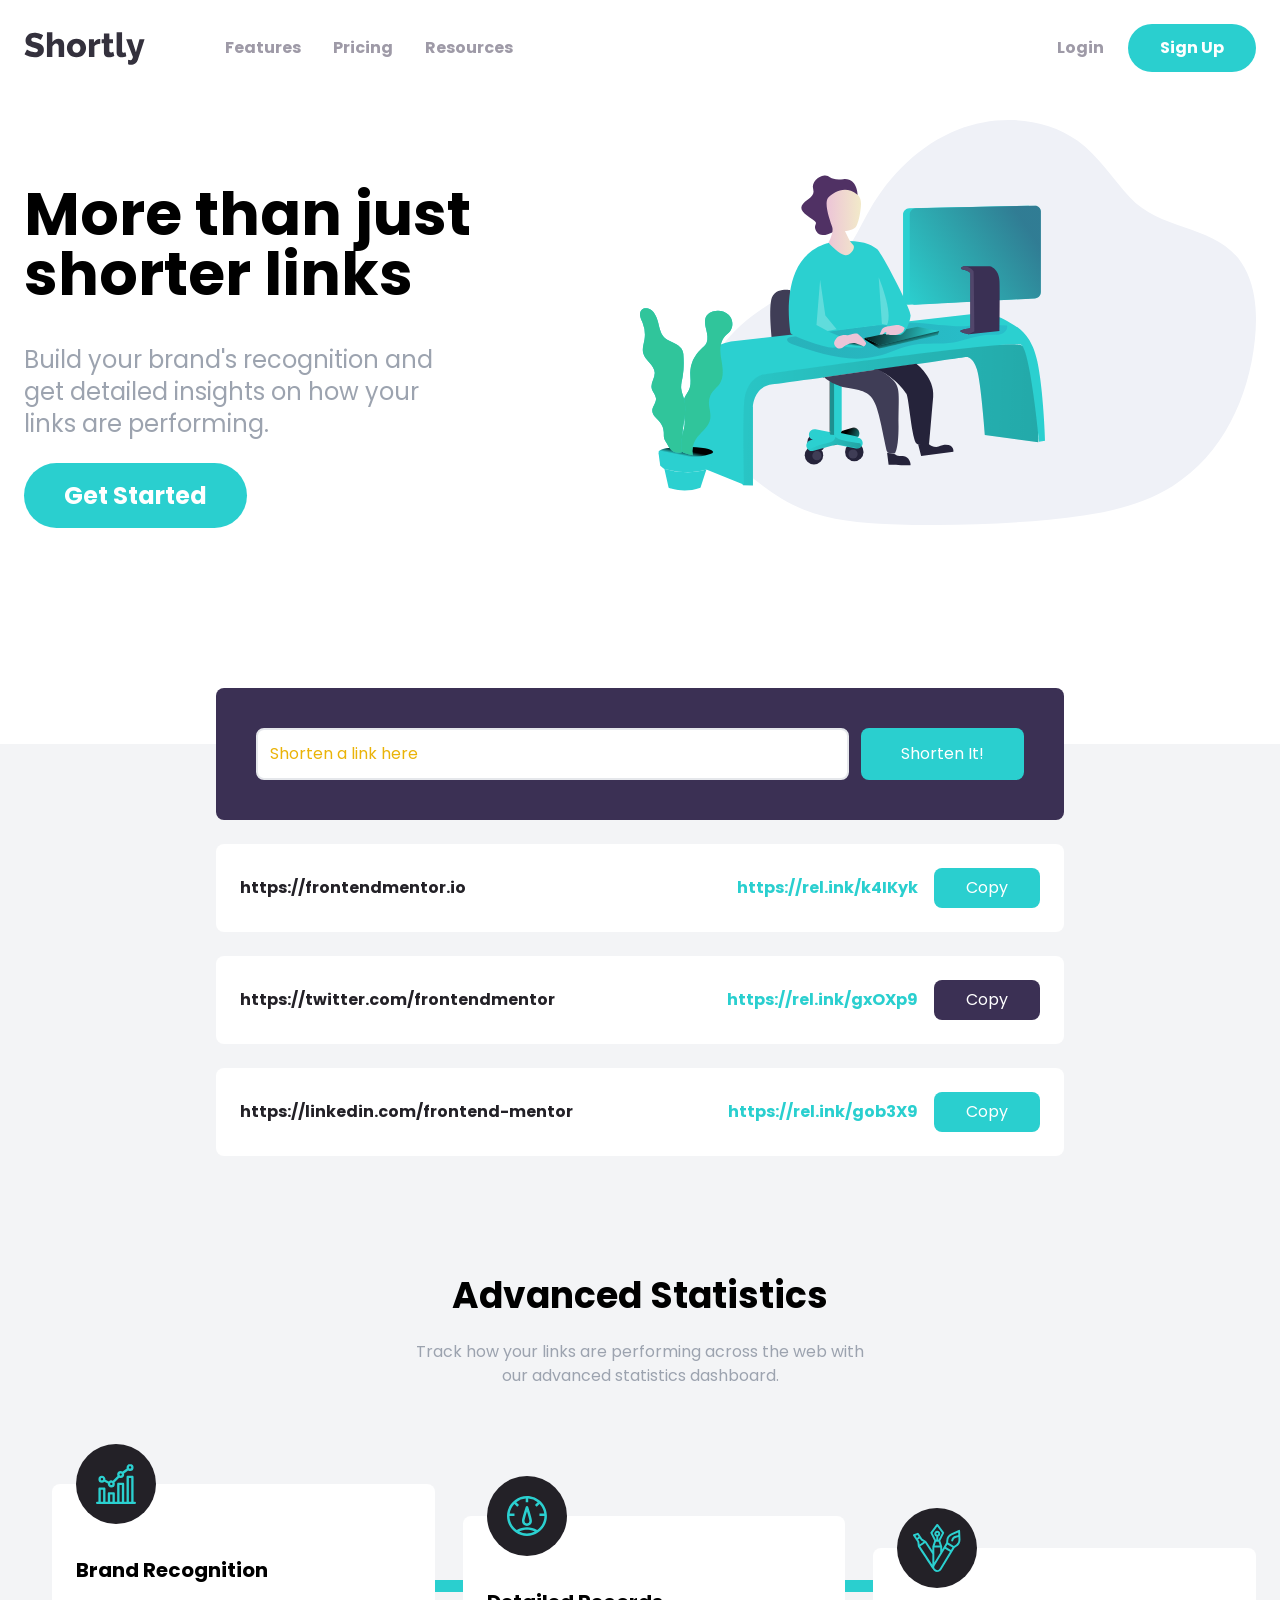
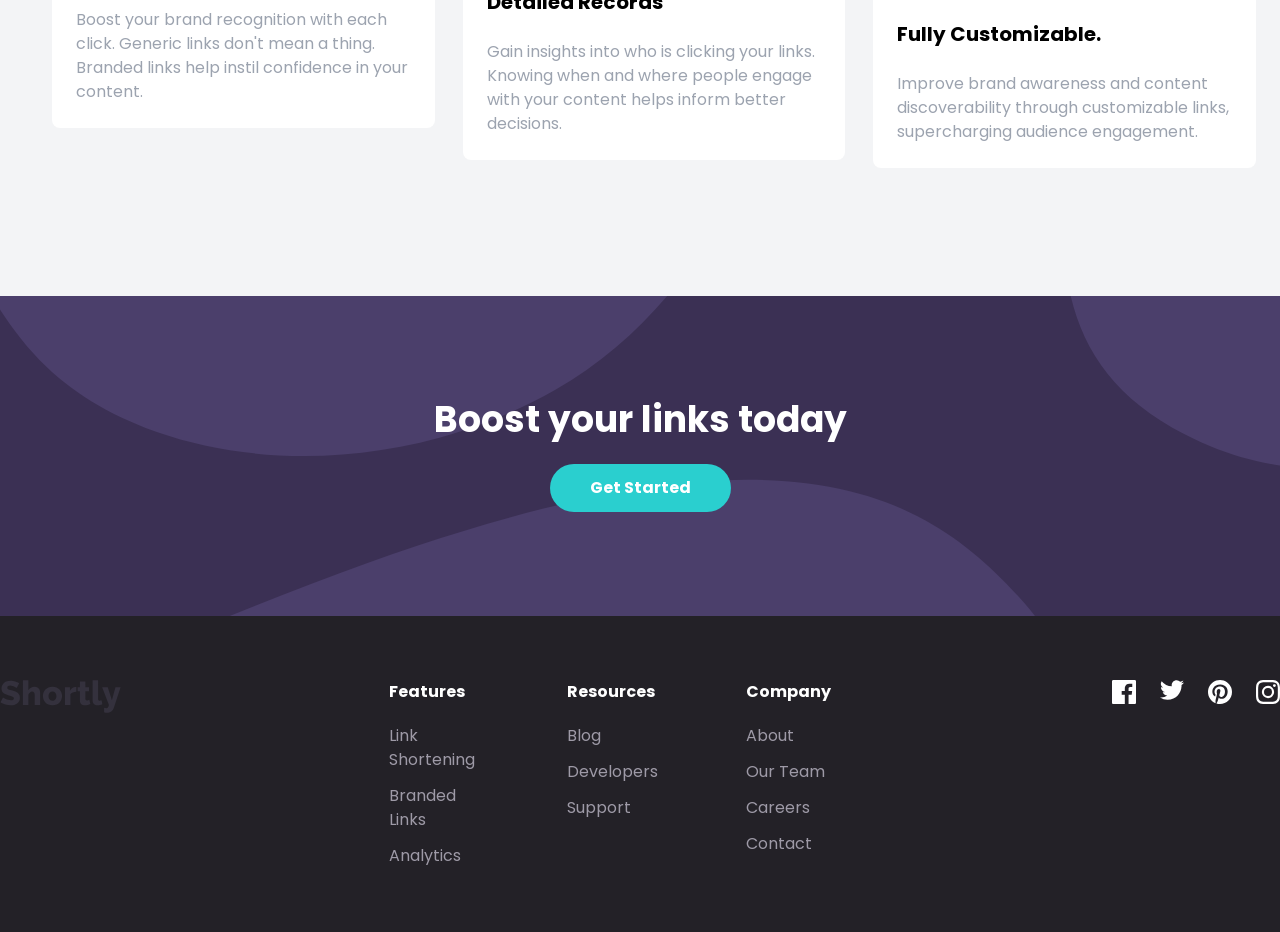
<file: index.html>
<!DOCTYPE html>
<html lang="en">
  <head>
    <meta charset="UTF-8" />
    <meta name="viewport" content="width=device-width, initial-scale=1.0" />
    <link
      rel="shortcut icon"
      type="image/png"
      href="images/favicon-32x32.png"
    />
    <link rel="preconnect" href="https://fonts.googleapis.com" />
    <link rel="preconnect" href="https://fonts.gstatic.com" crossorigin />
    <link
      href="https://fonts.googleapis.com/css2?family=Poppins:wght@400;500;700&display=swap"
      rel="stylesheet"
    />
    <link rel="stylesheet" href="css/style.css" />
    <script src="js/script.js" defer></script>
    <title>Shortly</title>
  </head>
  <body>
    <!-- Nav Container -->
    <nav class="relative container mx-auto p-6">
      <!-- Flex Container For All Items -->
      <div class="flex items-center justify-between">
        <!-- Flex Container For Logo/Menu -->
        <div class="flex items-center space-x-20">
          <!-- Logo -->
          <img src="images/logo.svg" alt="" />
          <!-- Left Menu -->
          <div class="hidden space-x-8 font-bold lg:flex">
            <a href="#" class="text-grayishViolet hover:text-veryDarkViolet"
              >Features
            </a>
            <a href="#" class="text-grayishViolet hover:text-veryDarkViolet"
              >Pricing
            </a>
            <a href="#" class="text-grayishViolet hover:text-veryDarkViolet"
              >Resources
            </a>
          </div>
        </div>

        <!-- Right Buttons Menu -->
        <div
          class="hidden items-center space-x-6 font-bold text-grayishViolet lg:flex"
        >
          <div class="hover:text-veryDarkViolet">Login</div>
          <a
            href="#"
            class="px-8 py-3 font-bold text-white bg-cyan rounded-full hover:opacity-70"
            >Sign Up</a
          >
        </div>

        <!-- Hamburger Menu -->
        <button
          id="menu-btn"
          type="button"
          class="block hamburger lg:hidden focus:outline-none"
        >
          <span class="hamburger-top"></span>
          <span class="hamburger-middle"></span>
          <span class="hamburger-bottom"></span>
        </button>
      </div>

      <!-- Mobile Menu -->
      <div
        id="menu"
        class="absolute hidden p-6 rounded-lg bg-darkViolet left-6 right-6 top-20 z-100"
      >
        <div
          class="flex flex-col items-center justify-center w-full space-y-6 font-bold text-white rounded-sm"
        >
          <a href="#" class="w-full text-center">Features</a>
          <a href="#" class="w-full text-center">Pricing</a>
          <a href="#" class="w-full text-center">Resources</a>
          <a href="#" class="w-full pt-6 border-t border-gray-400 text-center"
            >Login</a
          >
          <a href="#" class="w-full py-3 text-center rounded-full bg-cyan"
            >Sign Up</a
          >
        </div>
      </div>
    </nav>

    <!-- Hero Section -->
    <section id="hero">
      <!-- Hero Container -->
      <div class="container flex flex-col-reverse mx-auto p-6 lg:flex-row">
        <!-- Content Container -->
        <div class="flex flex-col space-y-10 mb-44 lg:mt-16 lg:w-1/2 xl:mb-52">
          <h1
            class="text-5xl font-bold text-center lg:text-6xl lg:max-w-md lg:text-left"
          >
            More than just shorter links
          </h1>
          <p
            class="text-2xl text-center text-gray-400 lg:max-w-md lg:text-left"
          >
            Build your brand's recognition and get detailed insights on how your
            links are performing.
          </p>
          <div class="mx-auto lg:mx-0">
            <a
              href="#"
              class="py-5 px-10 text-2xl font-bold text-white bg-cyan rounded-full lg:py-4 hover:opacity-70"
              >Get Started</a
            >
          </div>
        </div>

        <!-- Image -->
        <div class="mb-24 mx-auto md:w-180 lg:mb-0 lg:w-1/2">
          <img src="images/illustration-working.svg" />
        </div>
      </div>
    </section>

    <!-- Shorten Section -->
    <section id="shorten" class="relative bg-gray-100">
      <!-- Shorten Container -->
      <div class="max-w-4xl mx-auto p-6 space-y-6">
        <!-- Form -->
        <form
          id="link-form"
          class="relative flex flex-col w-full p-10 -mt-20 space-y-4 bg-darkViolet rounded-lg md:flex-row md:space-y-0 md:space-x-3"
        >
          <input
            type="text"
            class="flex-1 p-3 border-2 rounded-lg placeholder-yellow-500 focus:outline-none"
            placeholder="Shorten a link here"
            id="link-input"
          />
          <button
            class="px-10 py-3 text-white bg-cyan rounded-lg hover:bg-cyanLight focus:outline-none md:py-2"
          >
            Shorten It!
          </button>

          <!-- Error Message -->
          <div
            id="err-msg"
            class="absolute left-7 bottom-3 text-red text-sm italic"
          ></div>
        </form>

        <!-- Link 1 -->
        <div
          class="flex flex-col items-center justify-between w-full p-6 bg-white rounded-lg md:flex-row"
        >
          <p class="font-bold text-center text-veryDarkViolet md:text-left">
            https://frontendmentor.io
          </p>
          <div
            class="flex flex-col items-center justify-end flex-1 space-x-4 space-y-2 md:flex-row md:space-y-0"
          >
            <div class="font-bold text-cyan">https://rel.ink/k4IKyk</div>
            <button
              class="p-2 px-8 text-white bg-cyan rounded-lg hover:opacity-70 focus:outline-none"
            >
              Copy
            </button>
          </div>
        </div>

        <!-- Link 2 -->
        <div
          class="flex flex-col items-center justify-between w-full p-6 bg-white rounded-lg md:flex-row"
        >
          <p class="font-bold text-center text-veryDarkViolet md:text-left">
            https://twitter.com/frontendmentor
          </p>
          <div
            class="flex flex-col items-center justify-end flex-1 space-x-4 space-y-2 md:flex-row md:space-y-0"
          >
            <div class="font-bold text-cyan">https://rel.ink/gxOXp9</div>
            <button
              class="p-2 px-8 text-white bg-darkViolet rounded-lg hover:opacity-70 focus:outline-none"
            >
              Copy
            </button>
          </div>
        </div>

        <!-- Link 3 -->
        <div
          class="flex flex-col items-center justify-between w-full p-6 bg-white rounded-lg md:flex-row"
        >
          <p class="font-bold text-center text-veryDarkViolet md:text-left">
            https://linkedin.com/frontend-mentor
          </p>
          <div
            class="flex flex-col items-center justify-end flex-1 space-x-4 space-y-2 md:flex-row md:space-y-0"
          >
            <div class="font-bold text-cyan">https://rel.ink/gob3X9</div>
            <button
              class="p-2 px-8 text-white bg-cyan rounded-lg hover:opacity-70 focus:outline-none"
            >
              Copy
            </button>
          </div>
        </div>
      </div>
    </section>

    <!-- Stats Section -->
    <section class="stats py-24 bg-gray-100">
      <div class="container mx-auto px-3">
        <h2 class="text-4xl mb-6 font-bold text-center">Advanced Statistics</h2>
        <p class="max-w-xs mx-auto text-center text-gray-400 md:max-w-md">
          Track how your links are performing across the web with our advanced
          statistics dashboard.
        </p>
      </div>
    </section>

    <!-- Feature Box Section -->
    <section id="features" class="pb-32 bg-gray-100">
      <div
        class="relative container flex flex-col items-start px-6 mx-auto md:flex-row md:space-x-7"
      >
        <!-- Horizontal Line -->
        <div
          class="hidden absolute top-24 w-10/12 left-16 h-3 bg-cyan md:block"
        ></div>
        <!-- Vertical Line -->
        <div class="absolute w-2 left-1/2 h-full -ml-1 bg-cyan md:hidden"></div>

        <!-- Box 1 -->
        <div
          class="relative flex flex-col p-6 space-y-6 bg-white rounded-lg md:w-1/3"
        >
          <!-- Image Positioning -->
          <div class="absolute -ml-10 left-1/2 -top-10 md:left-16">
            <!-- Image Container For Background & Center -->
            <div
              class="flex flex-col items-center justify-center w-20 h-20 p-4 rounded-full bg-veryDarkViolet"
            >
              <img src="images/icon-brand-recognition.svg" alt="" />
            </div>
          </div>
          <h5
            class="pt-6 text-xl font-bold text-center capitalize md:text-left"
          >
            Brand Recognition
          </h5>
          <p class="text-center text-gray-400 md:text-left">
            Boost your brand recognition with each click. Generic links don't
            mean a thing. Branded links help instil confidence in your content.
          </p>
        </div>

        <!-- Box 2 -->
        <div
          class="relative flex flex-col mt-24 p-6 space-y-6 bg-white rounded-lg md:mt-8 md:w-1/3"
        >
          <!-- Image Positioning -->
          <div class="absolute -ml-10 left-1/2 -top-10 md:left-16">
            <!-- Image Container For Background & Center -->
            <div
              class="flex flex-col items-center justify-center w-20 h-20 p-4 rounded-full bg-veryDarkViolet"
            >
              <img src="images/icon-detailed-records.svg" alt="" />
            </div>
          </div>
          <h5
            class="pt-6 text-xl font-bold text-center capitalize md:text-left"
          >
            Detailed records
          </h5>
          <p class="text-center text-gray-400 md:text-left">
            Gain insights into who is clicking your links. Knowing when and
            where people engage with your content helps inform better decisions.
          </p>
        </div>

        <!-- Box 3 -->
        <div
          class="relative flex flex-col mt-24 p-6 space-y-6 bg-white rounded-lg md:mt-16 md:w-1/3"
        >
          <!-- Image Positioning -->
          <div class="absolute -ml-10 left-1/2 -top-10 md:left-16">
            <!-- Image Container For Background & Center -->
            <div
              class="flex flex-col items-center justify-center w-20 h-20 p-4 rounded-full bg-veryDarkViolet"
            >
              <img src="images/icon-fully-customizable.svg" alt="" />
            </div>
          </div>
          <h5
            class="pt-6 text-xl font-bold text-center capitalize md:text-left"
          >
            Fully customizable.
          </h5>
          <p class="text-center text-gray-400 md:text-left">
            Improve brand awareness and content discoverability through
            customizable links, supercharging audience engagement.
          </p>
        </div>
      </div>
    </section>

    <!-- CTA Section -->
    <section id="cta" class="py-24 bg-darkViolet">
      <div class="flex flex-col p-2 space-y-6">
        <h5
          class="mx-auto space-y-10 text-4xl font-bold text-center text-white"
        >
          Boost your links today
        </h5>
        <button
          class="px-10 py-5 mx-auto text-2xl font-bold text-white rounded-full bg-cyan hover:bg-cyanLight md:text-base md:py-3 focus:outline-none"
        >
          Get Started
        </button>
      </div>
    </section>

    <footer class="py-16 bg-veryDarkViolet">
      <div
        class="container flex flex-col items-center justify-between mx-auto space-y-16 md:flex-row md:space-y-0 md:items-start"
      >
        <!-- Logo -->
        <img src="images/logo.svg" alt="" />

        <!-- Menus Container -->
        <div
          class="flex flex-col space-y-16 md:space-x-20 md:flex-row md:space-y-0"
        >
          <!-- Menu 1 -->
          <div class="flex flex-col items-center w-full md:items-start">
            <div class="mb-5 font-bold text-white capitalize">Features</div>
            <div class="flex flex-col items-center space-y-3 md:items-start">
              <a href="#" class="capitalize text-grayishViolet hover:text-cyan"
                >Link shortening</a
              >
              <a href="#" class="capitalize text-grayishViolet hover:text-cyan"
                >Branded links</a
              >
              <a href="#" class="capitalize text-grayishViolet hover:text-cyan"
                >Analytics</a
              >
            </div>
          </div>

          <!-- Menu 2 -->
          <div class="flex flex-col items-center w-full md:items-start">
            <div class="mb-5 font-bold text-white capitalize">Resources</div>
            <div class="flex flex-col items-center space-y-3 md:items-start">
              <a href="#" class="capitalize text-grayishViolet hover:text-cyan"
                >Blog</a
              >
              <a href="#" class="capitalize text-grayishViolet hover:text-cyan"
                >Developers</a
              >
              <a href="#" class="capitalize text-grayishViolet hover:text-cyan"
                >Support</a
              >
            </div>
          </div>

          <!-- Menu 3 -->
          <div class="flex flex-col items-center w-full md:items-start">
            <div class="mb-5 font-bold text-white capitalize">Company</div>
            <div class="flex flex-col items-center space-y-3 md:items-start">
              <a href="#" class="capitalize text-grayishViolet hover:text-cyan"
                >About</a
              >
              <a href="#" class="capitalize text-grayishViolet hover:text-cyan"
                >Our Team</a
              >
              <a href="#" class="capitalize text-grayishViolet hover:text-cyan"
                >Careers</a
              >
              <a href="#" class="capitalize text-grayishViolet hover:text-cyan"
                >Contact</a
              >
            </div>
          </div>
        </div>

        <!-- Social Container -->
        <div class="flex space-x-6">
          <a href="#">
            <img src="images/icon-facebook.svg" alt="" class="ficon" />
          </a>
          <a href="#">
            <img src="images/icon-twitter.svg" alt="" class="ficon" />
          </a>
          <a href="#">
            <img src="images/icon-pinterest.svg" alt="" class="ficon" />
          </a>
          <a href="#">
            <img src="images/icon-instagram.svg" alt="" class="ficon" />
          </a>
        </div>
      </div>
    </footer>
  </body>
</html>
</file>
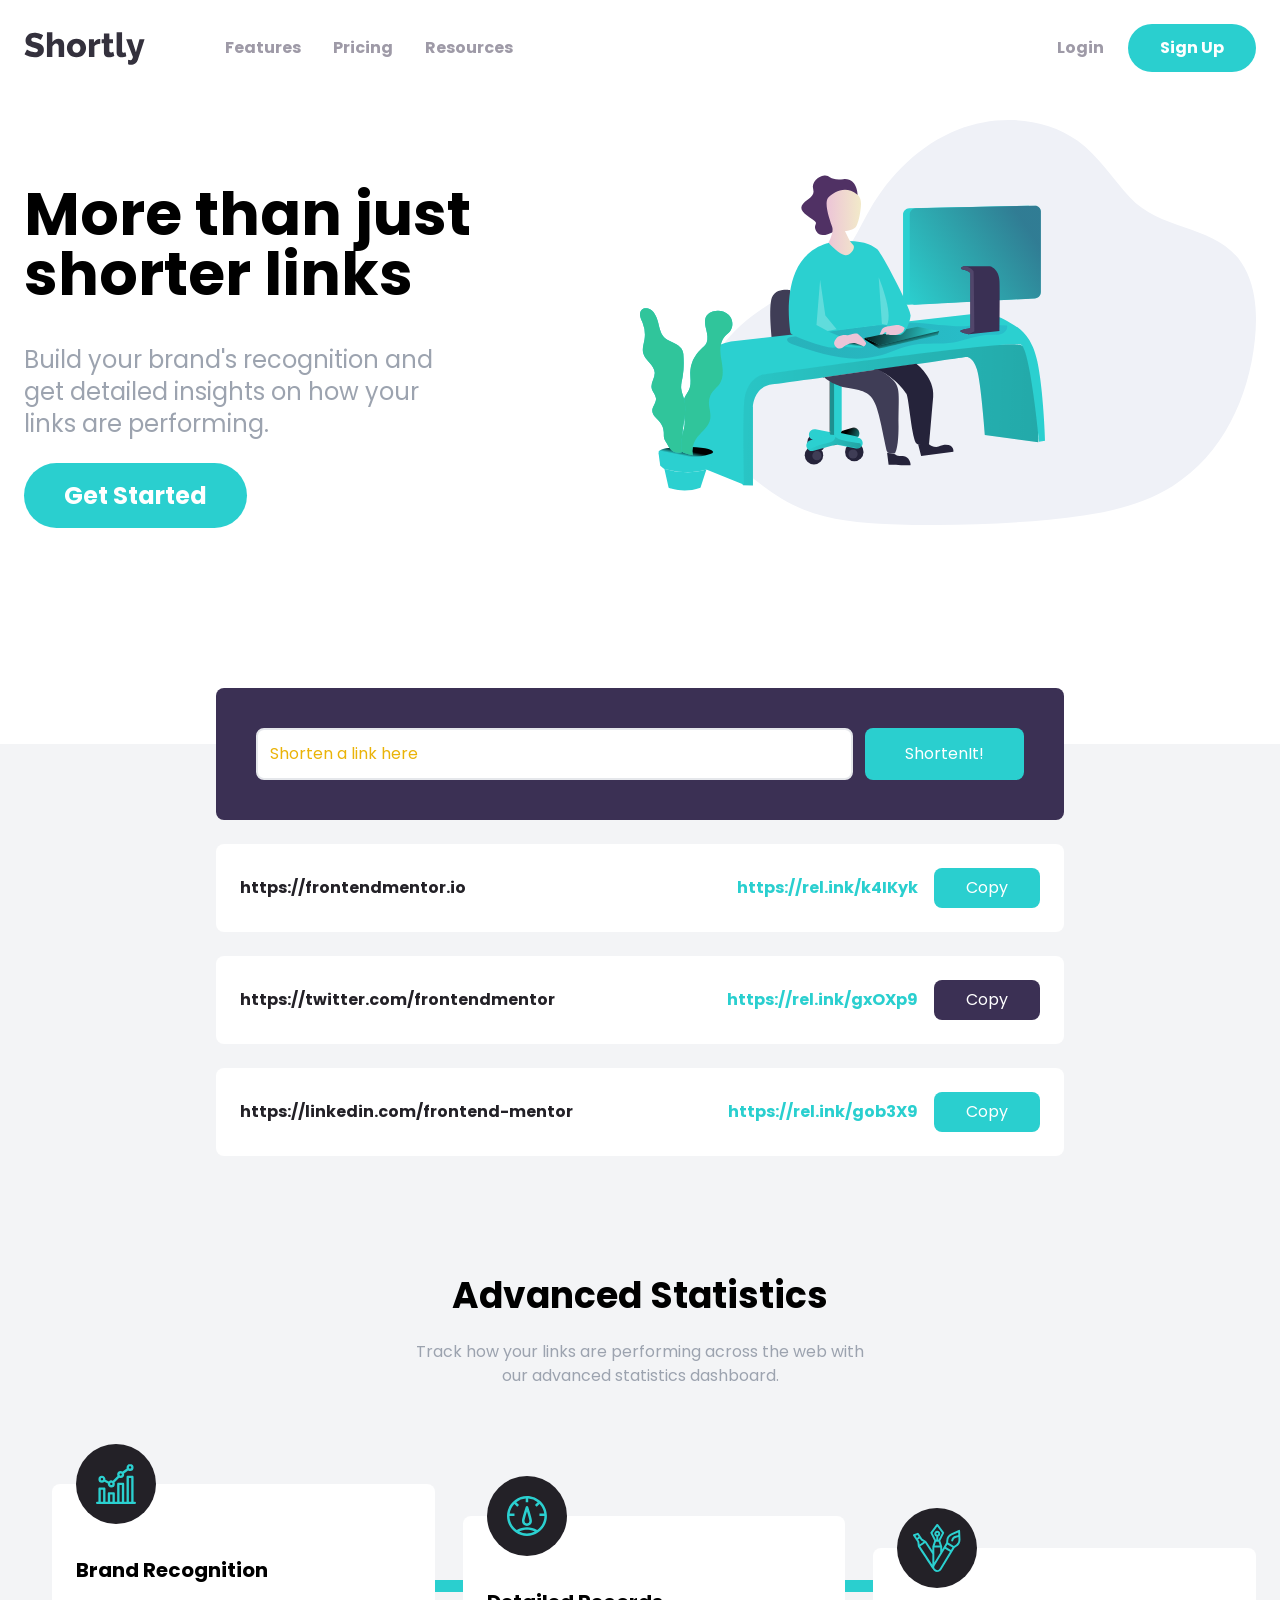
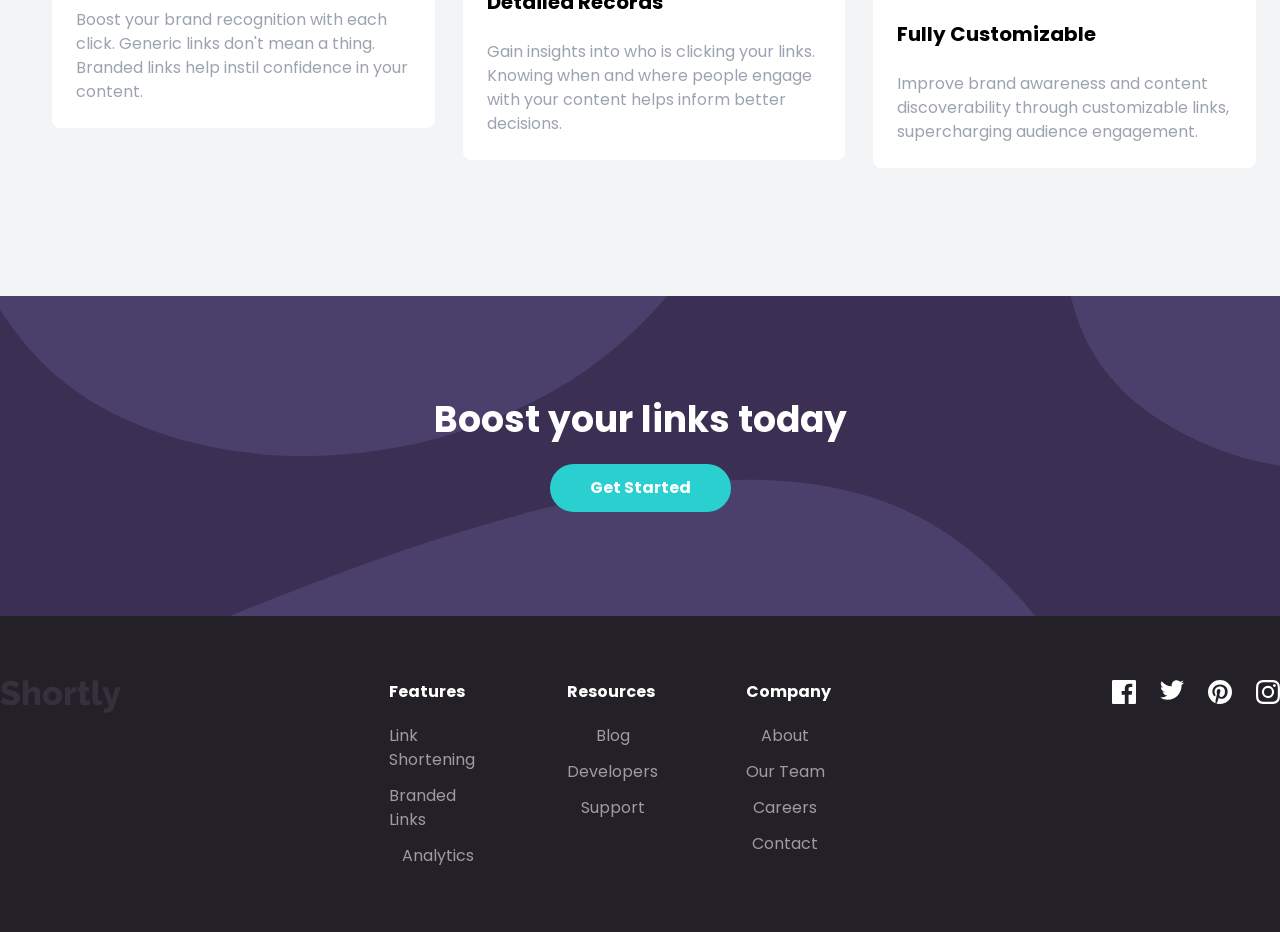
<file: src/index.html>
<!DOCTYPE html>
<html lang="en">
  <head>
    <meta charset="UTF-8" />
    <meta name="viewport" content="width=device-width, initial-scale=1.0" />
    <link
      rel="shortcut icon"
      type="image/png"
      href="images/favicon-32x32.png"
    />
    <link rel="preconnect" href="https://fonts.googleapis.com" />
    <link rel="preconnect" href="https://fonts.gstatic.com" crossorigin />
    <link
      href="https://fonts.googleapis.com/css2?family=Poppins:wght@400;500;700&display=swap"
      rel="stylesheet"
    />
    <link rel="stylesheet" href="../css/style.css" />
    <script src="../src/js/script.js" defer></script>
    <title>Shortly</title>
  </head>
  <body>
    <!-- Nav Container -->
    <nav class="relative container mx-auto p-6">
      <!-- Flex Container For All Items -->
      <div class="flex items-center justify-between">
        <!-- Flex Container For Logo/Menu -->
        <div class="flex items-center space-x-20">
          <!-- Logo -->
          <img src="images/logo.svg" alt="" />

          <!-- Left Menu -->
          <div class="hidden space-x-8 font-bold lg:flex">
            <a href="#" class="text-grayishViolet hover:text-veryDarkViolet">
              Features
            </a>
            <a href="#" class="text-grayishViolet hover:text-veryDarkViolet">
              Pricing
            </a>
            <a href="#" class="text-grayishViolet hover:text-veryDarkViolet">
              Resources
            </a>
          </div>
        </div>

        <!-- Right Buttons Menu -->
        <div
          class="hidden lg:flex items-center space-x-6 font-bold text-grayishViolet"
        >
          <div class="hover:text-veryDarkViolet">Login</div>
          <a
            href="#"
            class="px-8 py-3 font-bold text-white bg-cyan rounded-full hover:opacity-70"
          >
            Sign Up
          </a>
        </div>

        <!-- Hamburger Menu -->
        <button
          id="menu-btn"
          class="block hamburger lg:hidden focus:outline-none"
          type="button"
        >
          <span class="hamburger-top"></span>
          <span class="hamburger-middle"></span>
          <span class="hamburger-bottom"></span>
        </button>
      </div>

      <!-- Mobile Menu -->
      <div
        id="menu"
        class="absolute hidden p-6 rounded-lg bg-darkViolet left-6 right-6 top-20 z-100"
      >
        <div
          class="flex flex-col items-center justify-center w-full space-y-6 font-bold text-white rounded-sm"
        >
          <a href="#" class="w-full text-center">Features</a>
          <a href="#" class="w-full text-center">Pricing</a>
          <a href="#" class="w-full text-center">Resources</a>
          <a href="#" class="w-full pt-6 border-t border-gray-400 text-center"
            >Login</a
          >
          <a href="#" class="w-full py-3 rounded-full bg-cyan text-center"
            >SIgn Up</a
          >
        </div>
      </div>
    </nav>

    <!-- Hero -->
    <section id="hero">
      <!-- Hero Container -->
      <div class="container flex flex-col-reverse mx-auto p-6 lg:flex-row">
        <!-- Content Container -->
        <div class="flex flex-col space-y-10 mb-44 lg:mt-16 lg:w-1/2 xl:mb-52">
          <h1
            class="text-5xl font-bold text-center lg:text-6xl lg:max-w-md lg:text-left"
          >
            More than just shorter links
          </h1>
          <p
            class="text-2xl text-center text-gray-400 lg:max-w-md lg:text-left"
          >
            Build your brand's recognition and get detailed insights on how your
            links are performing.
          </p>
          <div class="mx-auto lg:mx-0">
            <a
              href="#"
              class="py-5 px-10 text-2xl font-bold text-white bg-cyan rounded-full lg:py-4 hover:opacity-70"
            >
              Get Started
            </a>
          </div>
        </div>

        <!-- Image -->
        <div class="mb-24 mx-auto md:w-180 lg:mb-0 lg:w-1/2">
          <img src="images/illustration-working.svg" alt="" />
        </div>
      </div>
    </section>

    <!-- Shorten Section -->
    <section id="shorten" class="relative bg-gray-100">
      <!-- Shorten Container -->
      <div class="max-w-4xl mx-auto p-6 space-y-6">
        <!-- Form -->
        <form
          id="link-form"
          class="relative flex flex-col w-full p-10 -mt-20 space-y-4 bg-darkViolet rounded-lg md:flex-row md:space-y-0 md:space-x-3"
        >
          <input
            type="text"
            id="link-input"
            class="flex-1 p-3 border-2 rounded-lg placeholder-yellow-500 focus:outline-none"
            placeholder="Shorten a link here"
          />

          <button
            class="px-10 py-3 text-white bg-cyan rounded-lg hover:bg-cyanLight focus:outline-none md:py-2"
          >
            ShortenIt!
          </button>

          <!-- Error Message -->
          <div
            id="err-msg"
            class="absolute left-7 bottom-3 text-red text-sm italic"
          ></div>
        </form>

        <!-- Link 1 -->
        <div
          class="flex flex-col items-center justify-between w-full p-6 bg-white rounded-lg md:flex-row"
        >
          <p class="font-bold text-center text-veryDarkViolet md:text-left">
            https://frontendmentor.io
          </p>

          <div
            class="flex flex-col items-center justify-end flex-1 space-x-4 space-y-2 md:flex-row md:space-y-0"
          >
            <div class="font-bold text-cyan">https://rel.ink/k4IKyk</div>
            <button
              class="p-2 px-8 text-white bg-cyan rounded-lg hover:opacity-70 focus:outline-none"
            >
              Copy
            </button>
          </div>
        </div>

        <!-- Link 2 -->
        <div
          class="flex flex-col items-center justify-between w-full p-6 bg-white rounded-lg md:flex-row"
        >
          <p class="font-bold text-center text-veryDarkViolet md:text-left">
            https://twitter.com/frontendmentor
          </p>

          <div
            class="flex flex-col items-center justify-end flex-1 space-x-4 space-y-2 md:flex-row md:space-y-0"
          >
            <div class="font-bold text-cyan">https://rel.ink/gxOXp9</div>
            <button
              class="p-2 px-8 text-white bg-darkViolet rounded-lg hover:opacity-70 focus:outline-none"
            >
              Copy
            </button>
          </div>
        </div>

        <!-- Link 3 -->
        <div
          class="flex flex-col items-center justify-between w-full p-6 bg-white rounded-lg md:flex-row"
        >
          <p class="font-bold text-center text-veryDarkViolet md:text-left">
            https://linkedin.com/frontend-mentor
          </p>

          <div
            class="flex flex-col items-center justify-end flex-1 space-x-4 space-y-2 md:flex-row md:space-y-0"
          >
            <div class="font-bold text-cyan">https://rel.ink/gob3X9</div>
            <button
              class="p-2 px-8 text-white bg-cyan rounded-lg hover:opacity-70 focus:outline-none"
            >
              Copy
            </button>
          </div>
        </div>
      </div>
    </section>

    <!-- Stats Section -->
    <section id="stats" class="py-24 bg-gray-100">
      <div class="container mx-auto px-3">
        <h2 class="text-4xl mb-6 font-bold text-center">Advanced Statistics</h2>
        <p class="max-w-xs mx-auto text-center text-gray-400 md:max-w-md">
          Track how your links are performing across the web with our advanced
          statistics dashboard.
        </p>
      </div>
    </section>

    <!-- Feature Box Section -->
    <section id="features" class="pb-32 bg-gray-100">
      <div
        class="relative container flex flex-col items-start px-6 mx-auto md:flex-row md:space-x-7"
      >
        <!-- Horizontal Line -->
        <div
          class="hidden absolute top-24 left-16 h-3 w-10/12 bg-cyan md:block"
        ></div>
        <!-- Vertical Line -->
        <div class="absolute w-2 left-1/2 h-full -ml-1 bg-cyan md:hidden"></div>

        <!-- Box 1 -->
        <div
          class="relative flex flex-col p-6 space-y-6 bg-white rounded-lg md:w-1/3"
        >
          <!-- Image Positioning -->
          <div class="absolute -ml-10 left-1/2 -top-10 md:left-16">
            <!-- Image Container For Background & Center -->
            <div
              class="flex items-center justify-center w-20 h-20 p-4 rounded-full bg-veryDarkViolet"
            >
              <img src="images/icon-brand-recognition.svg" alt="" />
            </div>
          </div>
          <!---->
          <h5
            class="pt-6 text-xl font-bold text-center capitalize md:text-left"
          >
            Brand Recognition
          </h5>
          <p class="text-center text-gray-400 md:text-left">
            Boost your brand recognition with each click. Generic links don't
            mean a thing. Branded links help instil confidence in your content.
          </p>
        </div>

        <!-- Box 2 -->
        <div
          class="relative flex flex-col mt-24 p-6 space-y-6 bg-white rounded-lg md:mt-8 md:w-1/3"
        >
          <!-- Image Positioning -->
          <div class="absolute -ml-10 left-1/2 -top-10 md:left-16">
            <!-- Image Container For Background & Center -->
            <div
              class="flex items-center justify-center w-20 h-20 p-4 rounded-full bg-veryDarkViolet"
            >
              <img src="images/icon-detailed-records.svg" alt="" />
            </div>
          </div>
          <!---->
          <h5
            class="pt-6 text-xl font-bold text-center capitalize md:text-left"
          >
            Detailed records
          </h5>
          <p class="text-center text-gray-400 md:text-left">
            Gain insights into who is clicking your links. Knowing when and
            where people engage with your content helps inform better decisions.
          </p>
        </div>

        <!-- Box 3 -->
        <div
          class="relative flex flex-col mt-24 p-6 space-y-6 bg-white rounded-lg md:mt-16 md:w-1/3"
        >
          <!-- Image Positioning -->
          <div class="absolute -ml-10 left-1/2 -top-10 md:left-16">
            <!-- Image Container For Background & Center -->
            <div
              class="flex items-center justify-center w-20 h-20 p-4 rounded-full bg-veryDarkViolet"
            >
              <img src="images/icon-fully-customizable.svg" alt="" />
            </div>
          </div>
          <!---->
          <h5
            class="pt-6 text-xl font-bold text-center capitalize md:text-left"
          >
            Fully customizable
          </h5>
          <p class="text-center text-gray-400 md:text-left">
            Improve brand awareness and content discoverability through
            customizable links, supercharging audience engagement.
          </p>
        </div>
      </div>
    </section>

    <!-- CTA Section -->
    <section id="cta" class="py-24 bg-darkViolet">
      <div class="flex flex-col p-2 space-y-6">
        <h5
          class="mx-auto space-y-10 text-4xl font-bold text-center text-white"
        >
          Boost your links today
        </h5>
        <button
          class="px-10 py-5 mx-auto text-2xl font-bold text-white rounded-full bg-cyan hover:bg-cyanLight md:text-base md:py-3 focus:outline-none"
        >
          Get Started
        </button>
      </div>
    </section>

    <footer class="py-16 bg-veryDarkViolet">
      <div
        class="container flex flex-col items-center justify-between mx-auto space-y-16 md:flex-row md:space-y-0 md:items-start"
      >
        <!-- Logo -->
        <img src="images/logo.svg" alt="" />

        <!-- Menus Container -->
        <div
          class="flex flex-col space-y-16 md:space-x-20 md:flex-row md:space-y-0"
        >
          <!-- Menu 1 -->
          <div class="flex flex-col items-center w-full md:items-start">
            <div class="mb-5 font-bold text-white capitalize">Features</div>
            <div class="flex flex-col items-center space-y-3 md:items:start">
              <a href="#" class="capitalize text-grayishViolet hover:text-cyan"
                >Link shortening
              </a>
              <a href="#" class="capitalize text-grayishViolet hover:text-cyan"
                >Branded links
              </a>
              <a href="#" class="capitalize text-grayishViolet hover:text-cyan"
                >Analytics
              </a>
            </div>
          </div>

          <!-- Menu 2 -->
          <div class="flex flex-col items-center w-full md:items-start">
            <div class="mb-5 font-bold text-white capitalize">Resources</div>
            <div class="flex flex-col items-center space-y-3 md:items:start">
              <a href="#" class="capitalize text-grayishViolet hover:text-cyan"
                >Blog
              </a>
              <a href="#" class="capitalize text-grayishViolet hover:text-cyan"
                >Developers
              </a>
              <a href="#" class="capitalize text-grayishViolet hover:text-cyan"
                >Support
              </a>
            </div>
          </div>

          <!-- Menu 3 -->
          <div class="flex flex-col items-center w-full md:items-start">
            <div class="mb-5 font-bold text-white capitalize">Company</div>
            <div class="flex flex-col items-center space-y-3 md:items:start">
              <a href="#" class="capitalize text-grayishViolet hover:text-cyan"
                >About
              </a>
              <a href="#" class="capitalize text-grayishViolet hover:text-cyan"
                >Our Team
              </a>
              <a href="#" class="capitalize text-grayishViolet hover:text-cyan"
                >Careers
              </a>
              <a href="#" class="capitalize text-grayishViolet hover:text-cyan"
                >Contact
              </a>
            </div>
          </div>
        </div>

        <!-- Social Container -->
        <div class="flex space-x-6">
          <a href="#">
            <img src="images/icon-facebook.svg" alt="" class="ficon" />
          </a>
          <a href="#">
            <img src="images/icon-twitter.svg" alt="" class="ficon" />
          </a>
          <a href="#">
            <img src="images/icon-pinterest.svg" alt="" class="ficon" />
          </a>
          <a href="#">
            <img src="images/icon-instagram.svg" alt="" class="ficon" />
          </a>
        </div>
      </div>
    </footer>
  </body>
</html>
</file>
<file: css/style.css>
/*
! tailwindcss v3.4.5 | MIT License | https://tailwindcss.com
*/

/*
1. Prevent padding and border from affecting element width. (https://github.com/mozdevs/cssremedy/issues/4)
2. Allow adding a border to an element by just adding a border-width. (https://github.com/tailwindcss/tailwindcss/pull/116)
*/

*,
::before,
::after {
  box-sizing: border-box;
  /* 1 */
  border-width: 0;
  /* 2 */
  border-style: solid;
  /* 2 */
  border-color: #e5e7eb;
  /* 2 */
}

::before,
::after {
  --tw-content: '';
}

/*
1. Use a consistent sensible line-height in all browsers.
2. Prevent adjustments of font size after orientation changes in iOS.
3. Use a more readable tab size.
4. Use the user's configured `sans` font-family by default.
5. Use the user's configured `sans` font-feature-settings by default.
6. Use the user's configured `sans` font-variation-settings by default.
7. Disable tap highlights on iOS
*/

html,
:host {
  line-height: 1.5;
  /* 1 */
  -webkit-text-size-adjust: 100%;
  /* 2 */
  -moz-tab-size: 4;
  /* 3 */
  -o-tab-size: 4;
     tab-size: 4;
  /* 3 */
  font-family: Poppins, sans-serif;
  /* 4 */
  font-feature-settings: normal;
  /* 5 */
  font-variation-settings: normal;
  /* 6 */
  -webkit-tap-highlight-color: transparent;
  /* 7 */
}

/*
1. Remove the margin in all browsers.
2. Inherit line-height from `html` so users can set them as a class directly on the `html` element.
*/

body {
  margin: 0;
  /* 1 */
  line-height: inherit;
  /* 2 */
}

/*
1. Add the correct height in Firefox.
2. Correct the inheritance of border color in Firefox. (https://bugzilla.mozilla.org/show_bug.cgi?id=190655)
3. Ensure horizontal rules are visible by default.
*/

hr {
  height: 0;
  /* 1 */
  color: inherit;
  /* 2 */
  border-top-width: 1px;
  /* 3 */
}

/*
Add the correct text decoration in Chrome, Edge, and Safari.
*/

abbr:where([title]) {
  -webkit-text-decoration: underline dotted;
          text-decoration: underline dotted;
}

/*
Remove the default font size and weight for headings.
*/

h1,
h2,
h3,
h4,
h5,
h6 {
  font-size: inherit;
  font-weight: inherit;
}

/*
Reset links to optimize for opt-in styling instead of opt-out.
*/

a {
  color: inherit;
  text-decoration: inherit;
}

/*
Add the correct font weight in Edge and Safari.
*/

b,
strong {
  font-weight: bolder;
}

/*
1. Use the user's configured `mono` font-family by default.
2. Use the user's configured `mono` font-feature-settings by default.
3. Use the user's configured `mono` font-variation-settings by default.
4. Correct the odd `em` font sizing in all browsers.
*/

code,
kbd,
samp,
pre {
  font-family: ui-monospace, SFMono-Regular, Menlo, Monaco, Consolas, "Liberation Mono", "Courier New", monospace;
  /* 1 */
  font-feature-settings: normal;
  /* 2 */
  font-variation-settings: normal;
  /* 3 */
  font-size: 1em;
  /* 4 */
}

/*
Add the correct font size in all browsers.
*/

small {
  font-size: 80%;
}

/*
Prevent `sub` and `sup` elements from affecting the line height in all browsers.
*/

sub,
sup {
  font-size: 75%;
  line-height: 0;
  position: relative;
  vertical-align: baseline;
}

sub {
  bottom: -0.25em;
}

sup {
  top: -0.5em;
}

/*
1. Remove text indentation from table contents in Chrome and Safari. (https://bugs.chromium.org/p/chromium/issues/detail?id=999088, https://bugs.webkit.org/show_bug.cgi?id=201297)
2. Correct table border color inheritance in all Chrome and Safari. (https://bugs.chromium.org/p/chromium/issues/detail?id=935729, https://bugs.webkit.org/show_bug.cgi?id=195016)
3. Remove gaps between table borders by default.
*/

table {
  text-indent: 0;
  /* 1 */
  border-color: inherit;
  /* 2 */
  border-collapse: collapse;
  /* 3 */
}

/*
1. Change the font styles in all browsers.
2. Remove the margin in Firefox and Safari.
3. Remove default padding in all browsers.
*/

button,
input,
optgroup,
select,
textarea {
  font-family: inherit;
  /* 1 */
  font-feature-settings: inherit;
  /* 1 */
  font-variation-settings: inherit;
  /* 1 */
  font-size: 100%;
  /* 1 */
  font-weight: inherit;
  /* 1 */
  line-height: inherit;
  /* 1 */
  letter-spacing: inherit;
  /* 1 */
  color: inherit;
  /* 1 */
  margin: 0;
  /* 2 */
  padding: 0;
  /* 3 */
}

/*
Remove the inheritance of text transform in Edge and Firefox.
*/

button,
select {
  text-transform: none;
}

/*
1. Correct the inability to style clickable types in iOS and Safari.
2. Remove default button styles.
*/

button,
input:where([type='button']),
input:where([type='reset']),
input:where([type='submit']) {
  -webkit-appearance: button;
  /* 1 */
  background-color: transparent;
  /* 2 */
  background-image: none;
  /* 2 */
}

/*
Use the modern Firefox focus style for all focusable elements.
*/

:-moz-focusring {
  outline: auto;
}

/*
Remove the additional `:invalid` styles in Firefox. (https://github.com/mozilla/gecko-dev/blob/2f9eacd9d3d995c937b4251a5557d95d494c9be1/layout/style/res/forms.css#L728-L737)
*/

:-moz-ui-invalid {
  box-shadow: none;
}

/*
Add the correct vertical alignment in Chrome and Firefox.
*/

progress {
  vertical-align: baseline;
}

/*
Correct the cursor style of increment and decrement buttons in Safari.
*/

::-webkit-inner-spin-button,
::-webkit-outer-spin-button {
  height: auto;
}

/*
1. Correct the odd appearance in Chrome and Safari.
2. Correct the outline style in Safari.
*/

[type='search'] {
  -webkit-appearance: textfield;
  /* 1 */
  outline-offset: -2px;
  /* 2 */
}

/*
Remove the inner padding in Chrome and Safari on macOS.
*/

::-webkit-search-decoration {
  -webkit-appearance: none;
}

/*
1. Correct the inability to style clickable types in iOS and Safari.
2. Change font properties to `inherit` in Safari.
*/

::-webkit-file-upload-button {
  -webkit-appearance: button;
  /* 1 */
  font: inherit;
  /* 2 */
}

/*
Add the correct display in Chrome and Safari.
*/

summary {
  display: list-item;
}

/*
Removes the default spacing and border for appropriate elements.
*/

blockquote,
dl,
dd,
h1,
h2,
h3,
h4,
h5,
h6,
hr,
figure,
p,
pre {
  margin: 0;
}

fieldset {
  margin: 0;
  padding: 0;
}

legend {
  padding: 0;
}

ol,
ul,
menu {
  list-style: none;
  margin: 0;
  padding: 0;
}

/*
Reset default styling for dialogs.
*/

dialog {
  padding: 0;
}

/*
Prevent resizing textareas horizontally by default.
*/

textarea {
  resize: vertical;
}

/*
1. Reset the default placeholder opacity in Firefox. (https://github.com/tailwindlabs/tailwindcss/issues/3300)
2. Set the default placeholder color to the user's configured gray 400 color.
*/

input::-moz-placeholder, textarea::-moz-placeholder {
  opacity: 1;
  /* 1 */
  color: #9ca3af;
  /* 2 */
}

input::placeholder,
textarea::placeholder {
  opacity: 1;
  /* 1 */
  color: #9ca3af;
  /* 2 */
}

/*
Set the default cursor for buttons.
*/

button,
[role="button"] {
  cursor: pointer;
}

/*
Make sure disabled buttons don't get the pointer cursor.
*/

:disabled {
  cursor: default;
}

/*
1. Make replaced elements `display: block` by default. (https://github.com/mozdevs/cssremedy/issues/14)
2. Add `vertical-align: middle` to align replaced elements more sensibly by default. (https://github.com/jensimmons/cssremedy/issues/14#issuecomment-634934210)
   This can trigger a poorly considered lint error in some tools but is included by design.
*/

img,
svg,
video,
canvas,
audio,
iframe,
embed,
object {
  display: block;
  /* 1 */
  vertical-align: middle;
  /* 2 */
}

/*
Constrain images and videos to the parent width and preserve their intrinsic aspect ratio. (https://github.com/mozdevs/cssremedy/issues/14)
*/

img,
video {
  max-width: 100%;
  height: auto;
}

/* Make elements with the HTML hidden attribute stay hidden by default */

[hidden] {
  display: none;
}

*, ::before, ::after {
  --tw-border-spacing-x: 0;
  --tw-border-spacing-y: 0;
  --tw-translate-x: 0;
  --tw-translate-y: 0;
  --tw-rotate: 0;
  --tw-skew-x: 0;
  --tw-skew-y: 0;
  --tw-scale-x: 1;
  --tw-scale-y: 1;
  --tw-pan-x:  ;
  --tw-pan-y:  ;
  --tw-pinch-zoom:  ;
  --tw-scroll-snap-strictness: proximity;
  --tw-gradient-from-position:  ;
  --tw-gradient-via-position:  ;
  --tw-gradient-to-position:  ;
  --tw-ordinal:  ;
  --tw-slashed-zero:  ;
  --tw-numeric-figure:  ;
  --tw-numeric-spacing:  ;
  --tw-numeric-fraction:  ;
  --tw-ring-inset:  ;
  --tw-ring-offset-width: 0px;
  --tw-ring-offset-color: #fff;
  --tw-ring-color: rgb(59 130 246 / 0.5);
  --tw-ring-offset-shadow: 0 0 #0000;
  --tw-ring-shadow: 0 0 #0000;
  --tw-shadow: 0 0 #0000;
  --tw-shadow-colored: 0 0 #0000;
  --tw-blur:  ;
  --tw-brightness:  ;
  --tw-contrast:  ;
  --tw-grayscale:  ;
  --tw-hue-rotate:  ;
  --tw-invert:  ;
  --tw-saturate:  ;
  --tw-sepia:  ;
  --tw-drop-shadow:  ;
  --tw-backdrop-blur:  ;
  --tw-backdrop-brightness:  ;
  --tw-backdrop-contrast:  ;
  --tw-backdrop-grayscale:  ;
  --tw-backdrop-hue-rotate:  ;
  --tw-backdrop-invert:  ;
  --tw-backdrop-opacity:  ;
  --tw-backdrop-saturate:  ;
  --tw-backdrop-sepia:  ;
  --tw-contain-size:  ;
  --tw-contain-layout:  ;
  --tw-contain-paint:  ;
  --tw-contain-style:  ;
}

::backdrop {
  --tw-border-spacing-x: 0;
  --tw-border-spacing-y: 0;
  --tw-translate-x: 0;
  --tw-translate-y: 0;
  --tw-rotate: 0;
  --tw-skew-x: 0;
  --tw-skew-y: 0;
  --tw-scale-x: 1;
  --tw-scale-y: 1;
  --tw-pan-x:  ;
  --tw-pan-y:  ;
  --tw-pinch-zoom:  ;
  --tw-scroll-snap-strictness: proximity;
  --tw-gradient-from-position:  ;
  --tw-gradient-via-position:  ;
  --tw-gradient-to-position:  ;
  --tw-ordinal:  ;
  --tw-slashed-zero:  ;
  --tw-numeric-figure:  ;
  --tw-numeric-spacing:  ;
  --tw-numeric-fraction:  ;
  --tw-ring-inset:  ;
  --tw-ring-offset-width: 0px;
  --tw-ring-offset-color: #fff;
  --tw-ring-color: rgb(59 130 246 / 0.5);
  --tw-ring-offset-shadow: 0 0 #0000;
  --tw-ring-shadow: 0 0 #0000;
  --tw-shadow: 0 0 #0000;
  --tw-shadow-colored: 0 0 #0000;
  --tw-blur:  ;
  --tw-brightness:  ;
  --tw-contrast:  ;
  --tw-grayscale:  ;
  --tw-hue-rotate:  ;
  --tw-invert:  ;
  --tw-saturate:  ;
  --tw-sepia:  ;
  --tw-drop-shadow:  ;
  --tw-backdrop-blur:  ;
  --tw-backdrop-brightness:  ;
  --tw-backdrop-contrast:  ;
  --tw-backdrop-grayscale:  ;
  --tw-backdrop-hue-rotate:  ;
  --tw-backdrop-invert:  ;
  --tw-backdrop-opacity:  ;
  --tw-backdrop-saturate:  ;
  --tw-backdrop-sepia:  ;
  --tw-contain-size:  ;
  --tw-contain-layout:  ;
  --tw-contain-paint:  ;
  --tw-contain-style:  ;
}

.container {
  width: 100%;
}

@media (min-width: 640px) {
  .container {
    max-width: 640px;
  }
}

@media (min-width: 768px) {
  .container {
    max-width: 768px;
  }
}

@media (min-width: 1024px) {
  .container {
    max-width: 1024px;
  }
}

@media (min-width: 1280px) {
  .container {
    max-width: 1280px;
  }
}

@media (min-width: 1536px) {
  .container {
    max-width: 1536px;
  }
}

.absolute {
  position: absolute;
}

.relative {
  position: relative;
}

.-top-10 {
  top: -2.5rem;
}

.bottom-3 {
  bottom: 0.75rem;
}

.left-1\/2 {
  left: 50%;
}

.left-16 {
  left: 4rem;
}

.left-7 {
  left: 1.75rem;
}

.top-24 {
  top: 6rem;
}

.left-6 {
  left: 1.5rem;
}

.right-6 {
  right: 1.5rem;
}

.top-20 {
  top: 5rem;
}

.mx-auto {
  margin-left: auto;
  margin-right: auto;
}

.-ml-1 {
  margin-left: -0.25rem;
}

.-ml-10 {
  margin-left: -2.5rem;
}

.-mt-20 {
  margin-top: -5rem;
}

.mb-24 {
  margin-bottom: 6rem;
}

.mb-44 {
  margin-bottom: 11rem;
}

.mb-5 {
  margin-bottom: 1.25rem;
}

.mb-6 {
  margin-bottom: 1.5rem;
}

.mt-24 {
  margin-top: 6rem;
}

.block {
  display: block;
}

.flex {
  display: flex;
}

.hidden {
  display: none;
}

.h-20 {
  height: 5rem;
}

.h-3 {
  height: 0.75rem;
}

.h-full {
  height: 100%;
}

.w-10\/12 {
  width: 83.333333%;
}

.w-2 {
  width: 0.5rem;
}

.w-20 {
  width: 5rem;
}

.w-full {
  width: 100%;
}

.max-w-4xl {
  max-width: 56rem;
}

.max-w-xs {
  max-width: 20rem;
}

.flex-1 {
  flex: 1 1 0%;
}

.flex-col {
  flex-direction: column;
}

.flex-col-reverse {
  flex-direction: column-reverse;
}

.items-start {
  align-items: flex-start;
}

.items-center {
  align-items: center;
}

.justify-end {
  justify-content: flex-end;
}

.justify-center {
  justify-content: center;
}

.justify-between {
  justify-content: space-between;
}

.space-x-20 > :not([hidden]) ~ :not([hidden]) {
  --tw-space-x-reverse: 0;
  margin-right: calc(5rem * var(--tw-space-x-reverse));
  margin-left: calc(5rem * calc(1 - var(--tw-space-x-reverse)));
}

.space-x-4 > :not([hidden]) ~ :not([hidden]) {
  --tw-space-x-reverse: 0;
  margin-right: calc(1rem * var(--tw-space-x-reverse));
  margin-left: calc(1rem * calc(1 - var(--tw-space-x-reverse)));
}

.space-x-6 > :not([hidden]) ~ :not([hidden]) {
  --tw-space-x-reverse: 0;
  margin-right: calc(1.5rem * var(--tw-space-x-reverse));
  margin-left: calc(1.5rem * calc(1 - var(--tw-space-x-reverse)));
}

.space-x-8 > :not([hidden]) ~ :not([hidden]) {
  --tw-space-x-reverse: 0;
  margin-right: calc(2rem * var(--tw-space-x-reverse));
  margin-left: calc(2rem * calc(1 - var(--tw-space-x-reverse)));
}

.space-y-10 > :not([hidden]) ~ :not([hidden]) {
  --tw-space-y-reverse: 0;
  margin-top: calc(2.5rem * calc(1 - var(--tw-space-y-reverse)));
  margin-bottom: calc(2.5rem * var(--tw-space-y-reverse));
}

.space-y-16 > :not([hidden]) ~ :not([hidden]) {
  --tw-space-y-reverse: 0;
  margin-top: calc(4rem * calc(1 - var(--tw-space-y-reverse)));
  margin-bottom: calc(4rem * var(--tw-space-y-reverse));
}

.space-y-2 > :not([hidden]) ~ :not([hidden]) {
  --tw-space-y-reverse: 0;
  margin-top: calc(0.5rem * calc(1 - var(--tw-space-y-reverse)));
  margin-bottom: calc(0.5rem * var(--tw-space-y-reverse));
}

.space-y-3 > :not([hidden]) ~ :not([hidden]) {
  --tw-space-y-reverse: 0;
  margin-top: calc(0.75rem * calc(1 - var(--tw-space-y-reverse)));
  margin-bottom: calc(0.75rem * var(--tw-space-y-reverse));
}

.space-y-4 > :not([hidden]) ~ :not([hidden]) {
  --tw-space-y-reverse: 0;
  margin-top: calc(1rem * calc(1 - var(--tw-space-y-reverse)));
  margin-bottom: calc(1rem * var(--tw-space-y-reverse));
}

.space-y-6 > :not([hidden]) ~ :not([hidden]) {
  --tw-space-y-reverse: 0;
  margin-top: calc(1.5rem * calc(1 - var(--tw-space-y-reverse)));
  margin-bottom: calc(1.5rem * var(--tw-space-y-reverse));
}

.rounded-full {
  border-radius: 9999px;
}

.rounded-lg {
  border-radius: 0.5rem;
}

.rounded-sm {
  border-radius: 0.125rem;
}

.border-2 {
  border-width: 2px;
}

.border-t {
  border-top-width: 1px;
}

.border-red {
  --tw-border-opacity: 1;
  border-color: hsl(0 87% 67% / var(--tw-border-opacity));
}

.border-gray-400 {
  --tw-border-opacity: 1;
  border-color: rgb(156 163 175 / var(--tw-border-opacity));
}

.bg-cyan {
  --tw-bg-opacity: 1;
  background-color: hsl(180 66% 49% / var(--tw-bg-opacity));
}

.bg-darkViolet {
  --tw-bg-opacity: 1;
  background-color: hsl(257 27% 26% / var(--tw-bg-opacity));
}

.bg-gray-100 {
  --tw-bg-opacity: 1;
  background-color: rgb(243 244 246 / var(--tw-bg-opacity));
}

.bg-veryDarkViolet {
  --tw-bg-opacity: 1;
  background-color: hsl(260 8% 14% / var(--tw-bg-opacity));
}

.bg-white {
  --tw-bg-opacity: 1;
  background-color: rgb(255 255 255 / var(--tw-bg-opacity));
}

.p-10 {
  padding: 2.5rem;
}

.p-2 {
  padding: 0.5rem;
}

.p-3 {
  padding: 0.75rem;
}

.p-4 {
  padding: 1rem;
}

.p-6 {
  padding: 1.5rem;
}

.px-10 {
  padding-left: 2.5rem;
  padding-right: 2.5rem;
}

.px-3 {
  padding-left: 0.75rem;
  padding-right: 0.75rem;
}

.px-6 {
  padding-left: 1.5rem;
  padding-right: 1.5rem;
}

.px-8 {
  padding-left: 2rem;
  padding-right: 2rem;
}

.py-16 {
  padding-top: 4rem;
  padding-bottom: 4rem;
}

.py-24 {
  padding-top: 6rem;
  padding-bottom: 6rem;
}

.py-3 {
  padding-top: 0.75rem;
  padding-bottom: 0.75rem;
}

.py-5 {
  padding-top: 1.25rem;
  padding-bottom: 1.25rem;
}

.pb-32 {
  padding-bottom: 8rem;
}

.pt-6 {
  padding-top: 1.5rem;
}

.text-center {
  text-align: center;
}

.text-2xl {
  font-size: 1.5rem;
  line-height: 2rem;
}

.text-4xl {
  font-size: 2.25rem;
  line-height: 2.5rem;
}

.text-5xl {
  font-size: 3rem;
  line-height: 1;
}

.text-sm {
  font-size: 0.875rem;
  line-height: 1.25rem;
}

.text-xl {
  font-size: 1.25rem;
  line-height: 1.75rem;
}

.font-bold {
  font-weight: 700;
}

.capitalize {
  text-transform: capitalize;
}

.italic {
  font-style: italic;
}

.text-cyan {
  --tw-text-opacity: 1;
  color: hsl(180 66% 49% / var(--tw-text-opacity));
}

.text-gray-400 {
  --tw-text-opacity: 1;
  color: rgb(156 163 175 / var(--tw-text-opacity));
}

.text-grayishViolet {
  --tw-text-opacity: 1;
  color: hsl(257 7% 63% / var(--tw-text-opacity));
}

.text-red {
  --tw-text-opacity: 1;
  color: hsl(0 87% 67% / var(--tw-text-opacity));
}

.text-veryDarkViolet {
  --tw-text-opacity: 1;
  color: hsl(260 8% 14% / var(--tw-text-opacity));
}

.text-white {
  --tw-text-opacity: 1;
  color: rgb(255 255 255 / var(--tw-text-opacity));
}

.placeholder-yellow-500::-moz-placeholder {
  --tw-placeholder-opacity: 1;
  color: rgb(234 179 8 / var(--tw-placeholder-opacity));
}

.placeholder-yellow-500::placeholder {
  --tw-placeholder-opacity: 1;
  color: rgb(234 179 8 / var(--tw-placeholder-opacity));
}

#cta {
  background-image: url("../src/images/bg-boost-desktop.svg");
  background-repeat: no-repeat;
  background-size: cover;
}

.ficon:hover {
  filter: invert(79%) sepia(61%) saturate(464%) hue-rotate(130deg)
    brightness(89%) contrast(85%);
}

.hamburger {
  cursor: pointer;
  width: 24px;
  height: 24px;
  transition: all 0.25s;
  position: relative;
}

.hamburger-top,
.hamburger-middle,
.hamburger-bottom {
  content: "";
  position: absolute;
  width: 24px;
  height: 3px;
  top: 0;
  left: 0;
  background: #9c9aa6;
  transform: rotate(0);
  transition: all 0.5s;
}

.hamburger-middle {
  transform: translateY(7px);
}

.hamburger-bottom {
  transform: translateY(14px);
}

.open {
  transform: rotate(90deg);
  transform: translateY(0px);
}

.open .hamburger-top {
  transform: rotate(45deg) translateY(6px) translateX(6px);
}

.open .hamburger-middle {
  display: none;
}

.open .hamburger-bottom {
  transform: rotate(-45deg) translateY(6px) translateX(-6px);
}

.hover\:bg-cyanLight:hover {
  --tw-bg-opacity: 1;
  background-color: hsl(180 66% 69% / var(--tw-bg-opacity));
}

.hover\:text-cyan:hover {
  --tw-text-opacity: 1;
  color: hsl(180 66% 49% / var(--tw-text-opacity));
}

.hover\:text-veryDarkViolet:hover {
  --tw-text-opacity: 1;
  color: hsl(260 8% 14% / var(--tw-text-opacity));
}

.hover\:opacity-70:hover {
  opacity: 0.7;
}

.focus\:outline-none:focus {
  outline: 2px solid transparent;
  outline-offset: 2px;
}

@media (min-width: 768px) {
  .md\:left-16 {
    left: 4rem;
  }

  .md\:mt-16 {
    margin-top: 4rem;
  }

  .md\:mt-8 {
    margin-top: 2rem;
  }

  .md\:block {
    display: block;
  }

  .md\:hidden {
    display: none;
  }

  .md\:w-1\/3 {
    width: 33.333333%;
  }

  .md\:w-180 {
    width: 32rem;
  }

  .md\:max-w-md {
    max-width: 28rem;
  }

  .md\:flex-row {
    flex-direction: row;
  }

  .md\:items-start {
    align-items: flex-start;
  }

  .md\:space-x-20 > :not([hidden]) ~ :not([hidden]) {
    --tw-space-x-reverse: 0;
    margin-right: calc(5rem * var(--tw-space-x-reverse));
    margin-left: calc(5rem * calc(1 - var(--tw-space-x-reverse)));
  }

  .md\:space-x-3 > :not([hidden]) ~ :not([hidden]) {
    --tw-space-x-reverse: 0;
    margin-right: calc(0.75rem * var(--tw-space-x-reverse));
    margin-left: calc(0.75rem * calc(1 - var(--tw-space-x-reverse)));
  }

  .md\:space-x-7 > :not([hidden]) ~ :not([hidden]) {
    --tw-space-x-reverse: 0;
    margin-right: calc(1.75rem * var(--tw-space-x-reverse));
    margin-left: calc(1.75rem * calc(1 - var(--tw-space-x-reverse)));
  }

  .md\:space-y-0 > :not([hidden]) ~ :not([hidden]) {
    --tw-space-y-reverse: 0;
    margin-top: calc(0px * calc(1 - var(--tw-space-y-reverse)));
    margin-bottom: calc(0px * var(--tw-space-y-reverse));
  }

  .md\:py-2 {
    padding-top: 0.5rem;
    padding-bottom: 0.5rem;
  }

  .md\:py-3 {
    padding-top: 0.75rem;
    padding-bottom: 0.75rem;
  }

  .md\:text-left {
    text-align: left;
  }

  .md\:text-base {
    font-size: 1rem;
    line-height: 1.5rem;
  }
}

@media (min-width: 1024px) {
  .lg\:mx-0 {
    margin-left: 0px;
    margin-right: 0px;
  }

  .lg\:mb-0 {
    margin-bottom: 0px;
  }

  .lg\:mt-16 {
    margin-top: 4rem;
  }

  .lg\:flex {
    display: flex;
  }

  .lg\:hidden {
    display: none;
  }

  .lg\:w-1\/2 {
    width: 50%;
  }

  .lg\:max-w-md {
    max-width: 28rem;
  }

  .lg\:flex-row {
    flex-direction: row;
  }

  .lg\:py-4 {
    padding-top: 1rem;
    padding-bottom: 1rem;
  }

  .lg\:text-left {
    text-align: left;
  }

  .lg\:text-6xl {
    font-size: 3.75rem;
    line-height: 1;
  }
}

@media (min-width: 1280px) {
  .xl\:mb-52 {
    margin-bottom: 13rem;
  }
}
</file>
